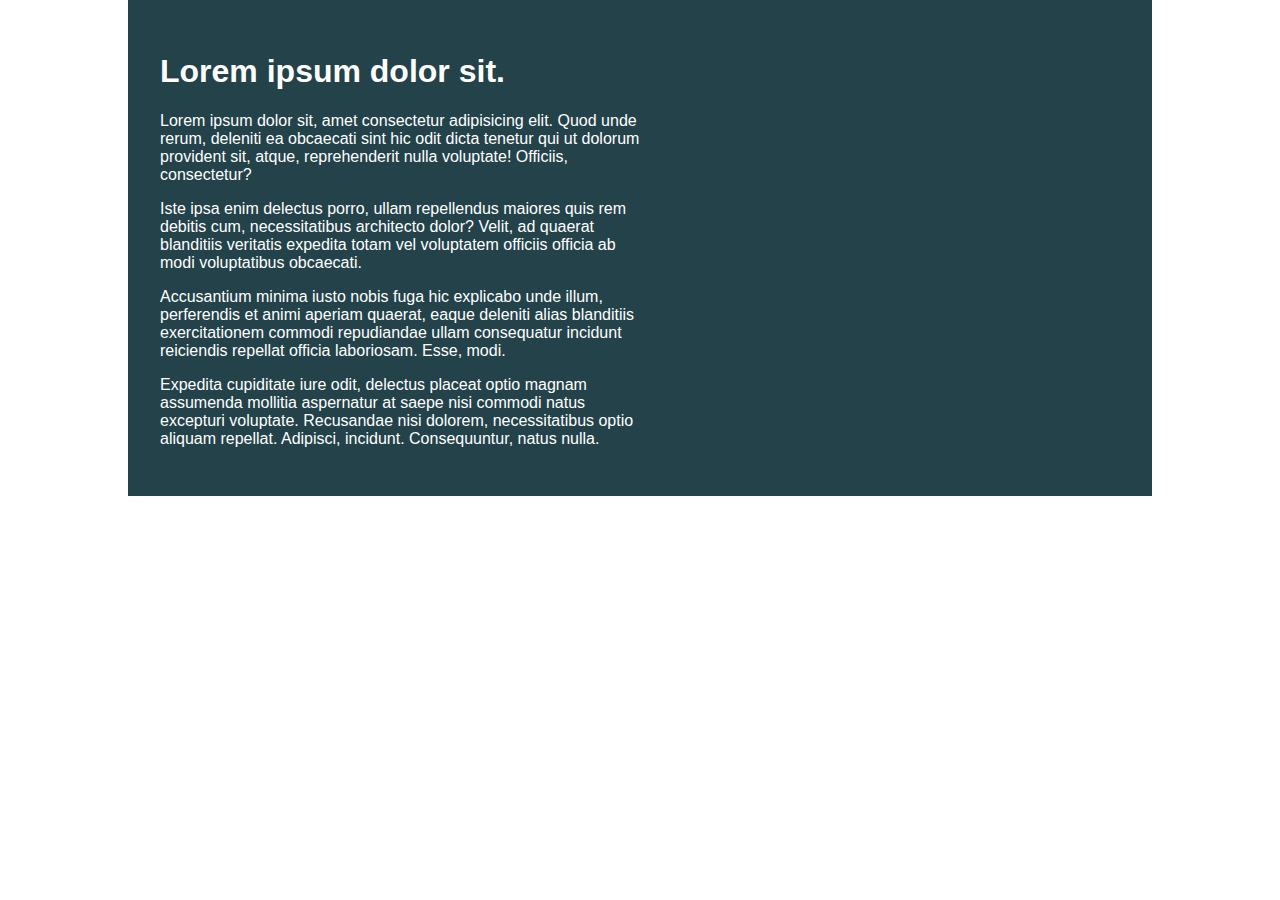
<file: 01/index.html>
<!DOCTYPE html>
<html lang="en">

<head>
    <meta charset="UTF-8">
    <meta name="viewport" content="width=device-width, initial-scale=1.0">
    <title>Day 01</title>

    <link rel="stylesheet" href="style.css">
</head>

<body>
    <div class="container">
        <div class="intro-content">
            <h1>Lorem ipsum dolor sit.</h1>
            <p>Lorem ipsum dolor sit, amet consectetur adipisicing elit. Quod unde rerum, deleniti ea obcaecati sint hic
                odit dicta tenetur qui ut dolorum provident sit, atque, reprehenderit nulla voluptate! Officiis,
                consectetur?</p>
            <p>Iste ipsa enim delectus porro, ullam repellendus maiores quis rem debitis cum, necessitatibus architecto
                dolor? Velit, ad quaerat blanditiis veritatis expedita totam vel voluptatem officiis officia ab modi
                voluptatibus obcaecati.</p>
            <p>Accusantium minima iusto nobis fuga hic explicabo unde illum, perferendis et animi aperiam quaerat, eaque
                deleniti alias blanditiis exercitationem commodi repudiandae ullam consequatur incidunt reiciendis
                repellat officia laboriosam. Esse, modi.</p>
            <p>Expedita cupiditate iure odit, delectus placeat optio magnam assumenda mollitia aspernatur at saepe nisi
                commodi natus excepturi voluptate. Recusandae nisi dolorem, necessitatibus optio aliquam repellat.
                Adipisci, incidunt. Consequuntur, natus nulla.</p>
        </div>
    </div>
</body>

</html>
</file>
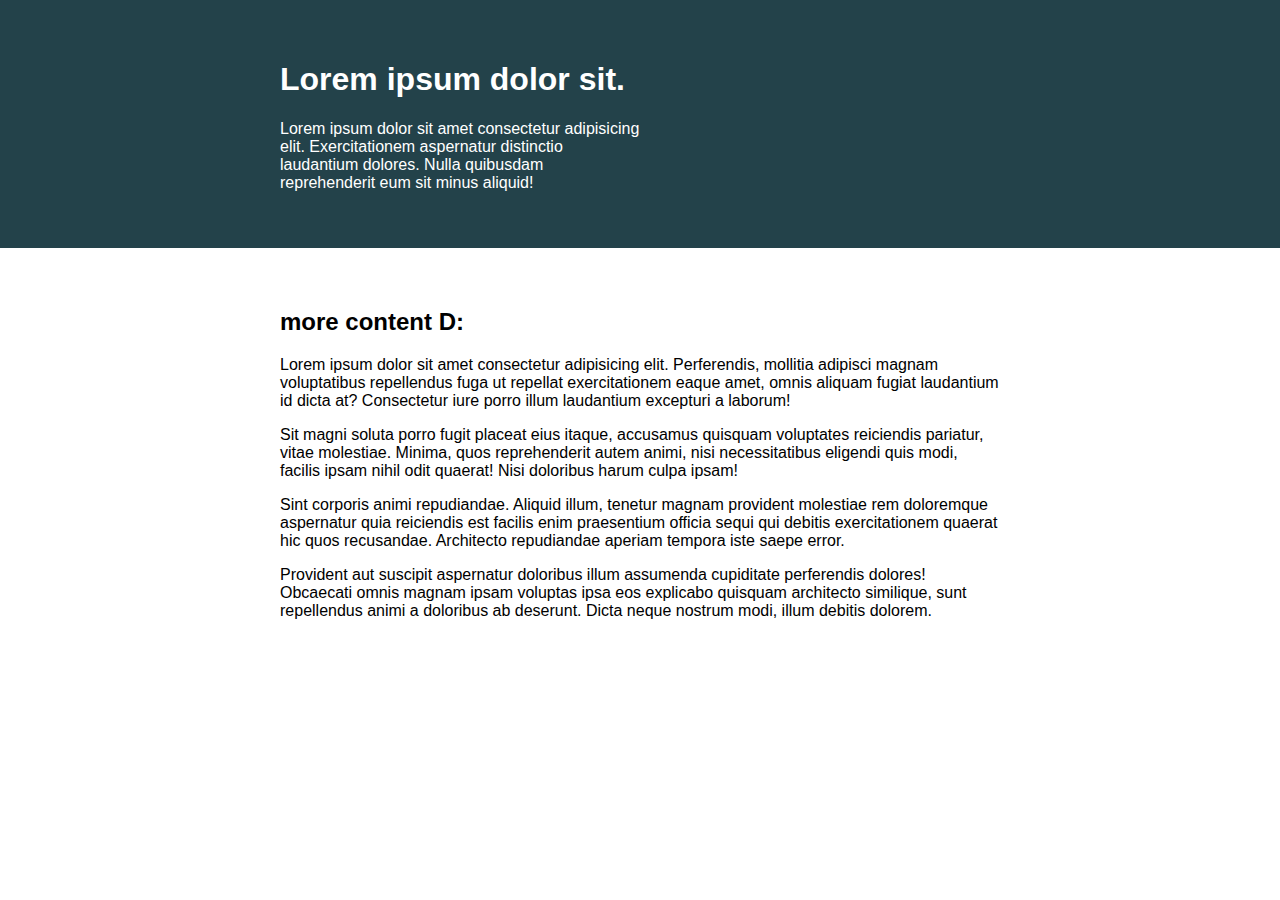
<file: 02/index.html>
<!DOCTYPE html>
<html lang="en">
<head> 
    <meta charset="UTF-8">
    <meta name="viewport" content="width=device-width, initial-scale=1.0">
    <title>Day 01</title>
 
    <link rel="stylesheet" href="style.css">
</head>
<body>
    
    <section class="header">

      <div class="container">
          <div class="intro-content">
              <h1>Lorem ipsum dolor sit.</h1>
              <p>Lorem ipsum dolor sit amet consectetur adipisicing elit. Exercitationem aspernatur distinctio laudantium dolores. Nulla quibusdam reprehenderit eum sit minus aliquid!</p>
          </div>
      </div>

    </section>

    <div class="container">
      <h2>more content D:</h2>
      <p>Lorem ipsum dolor sit amet consectetur adipisicing elit. Perferendis, mollitia adipisci magnam voluptatibus repellendus fuga ut repellat exercitationem eaque amet, omnis aliquam fugiat laudantium id dicta at? Consectetur iure porro illum laudantium excepturi a laborum!</p>
      <p>Sit magni soluta porro fugit placeat eius itaque, accusamus quisquam voluptates reiciendis pariatur, vitae molestiae. Minima, quos reprehenderit autem animi, nisi necessitatibus eligendi quis modi, facilis ipsam nihil odit quaerat! Nisi doloribus harum culpa ipsam!</p>
      <p>Sint corporis animi repudiandae. Aliquid illum, tenetur magnam provident molestiae rem doloremque aspernatur quia reiciendis est facilis enim praesentium officia sequi qui debitis exercitationem quaerat hic quos recusandae. Architecto repudiandae aperiam tempora iste saepe error.</p>
      <p>Provident aut suscipit aspernatur doloribus illum assumenda cupiditate perferendis dolores! Obcaecati omnis magnam ipsam voluptas ipsa eos explicabo quisquam architecto similique, sunt repellendus animi a doloribus ab deserunt. Dicta neque nostrum modi, illum debitis dolorem.</p>
    </div>


</body>
</html>
</file>
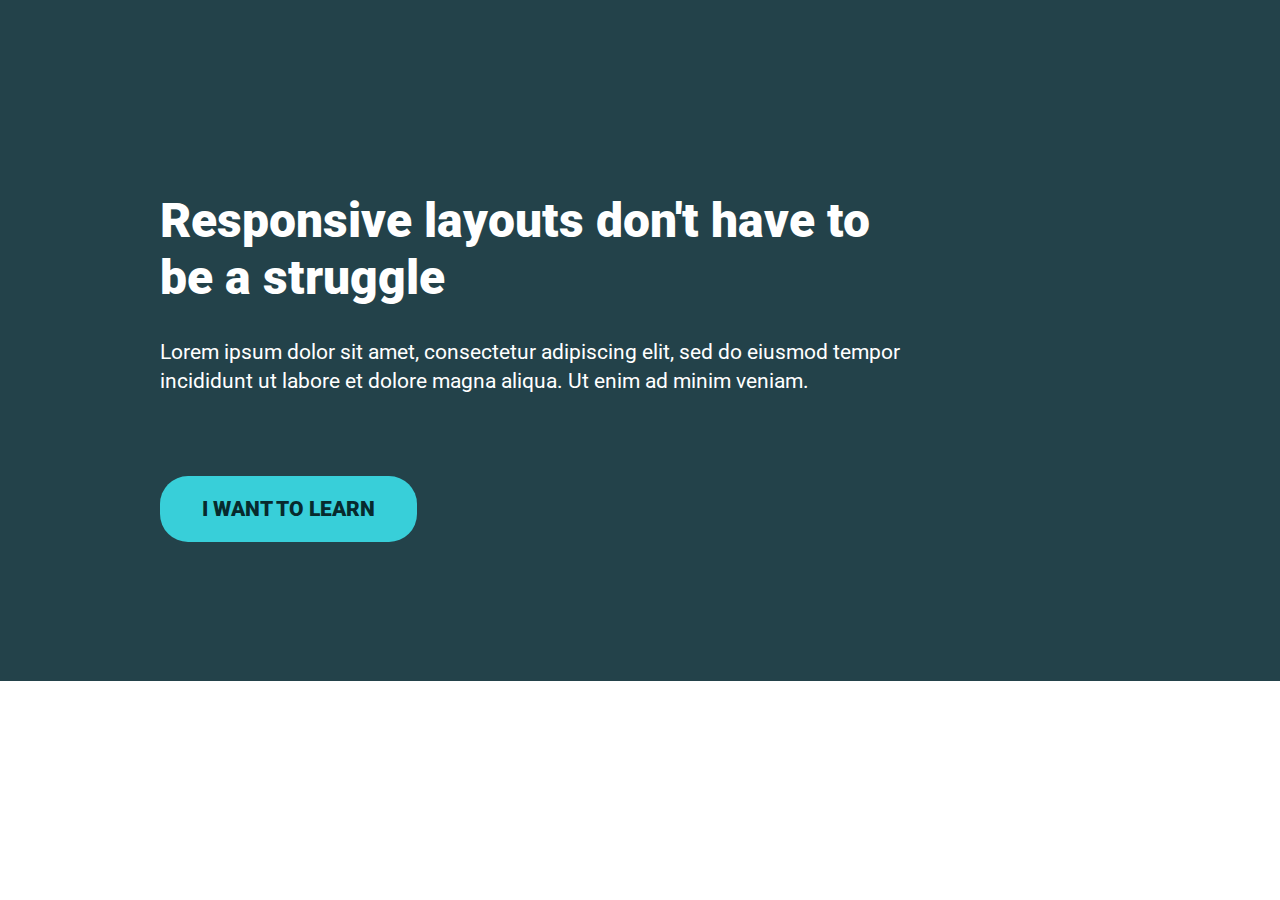
<file: 03/index.html>
<!DOCTYPE html>
<html lang="en">
  <head>
    <title>Challenge 3</title>
    <meta charset="UTF-8">
    <meta name="viewport" content="width=device-width, initial-scale=1">
    <link href="style.css" rel="stylesheet">
  </head>
  <body>
    <section class="header">
      <div class="container">
        <h1>Responsive layouts don't have to be a struggle</h1>

        <p>Lorem ipsum dolor sit amet, consectetur adipiscing elit, sed do eiusmod tempor incididunt ut labore et dolore magna aliqua. Ut enim ad minim veniam.</p>

        <a href="#" class="btn">I want to learn</a>
      </div>
    </section>
  
      
  </body>
</html>
</file>
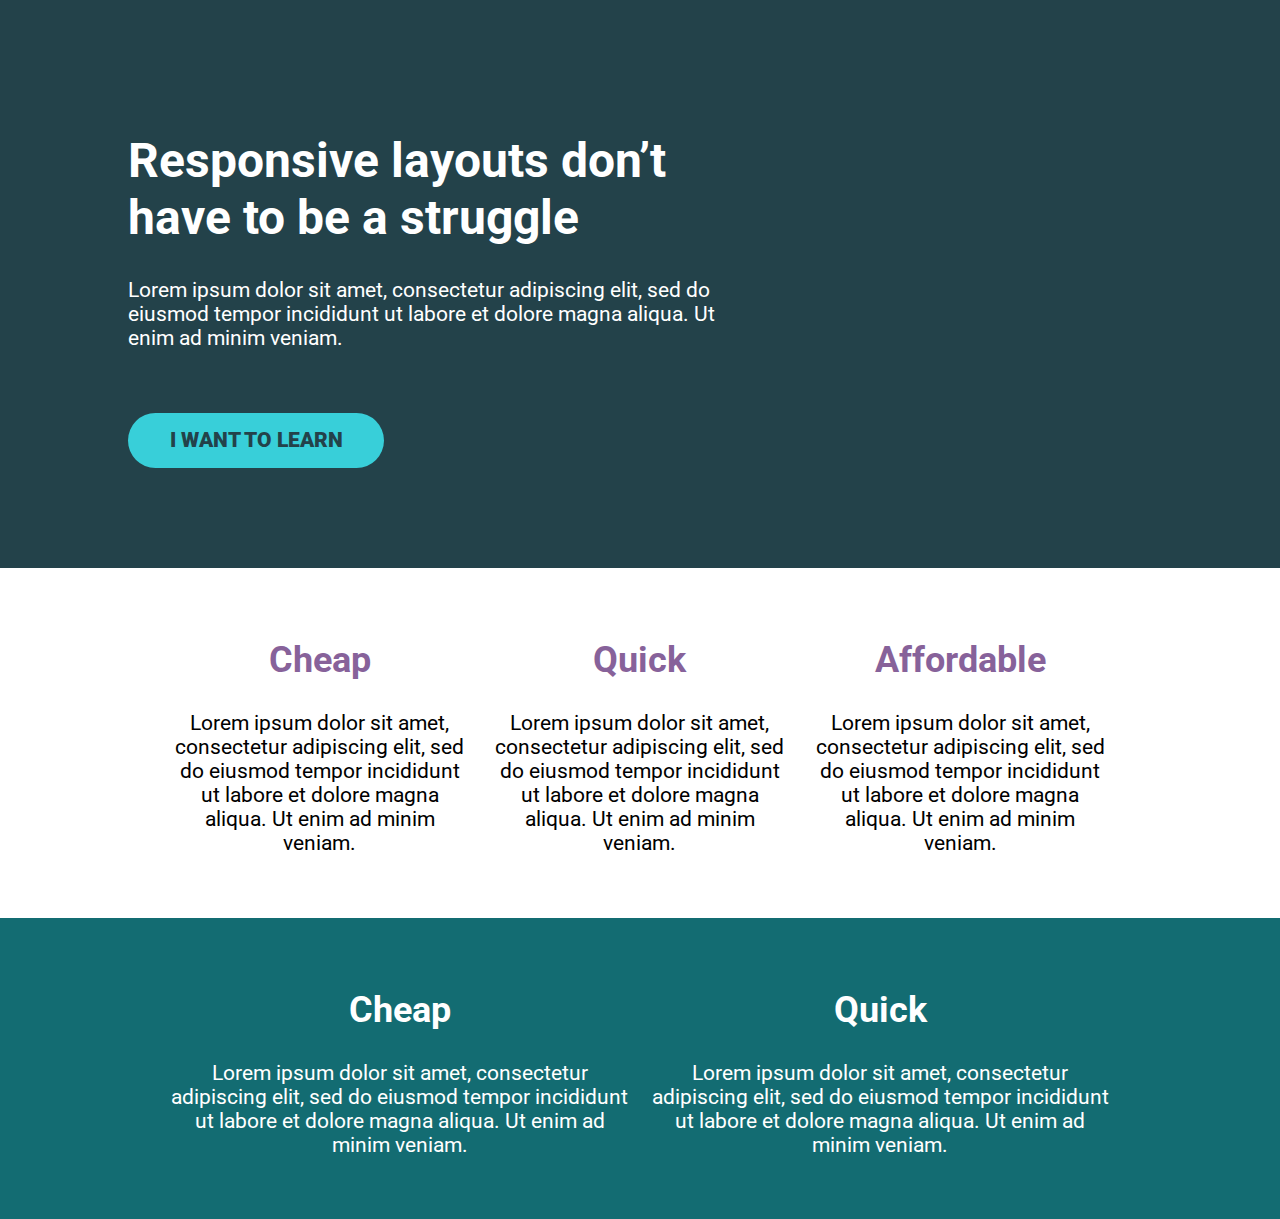
<file: flexbox_01/index.html>
<!DOCTYPE html>
<html lang="en">
<head>
    <meta charset="UTF-8">
    <meta name="viewport" content="width=device-width, initial-scale=1.0">
    <title>Challenge time!</title>
    <link href="https://fonts.googleapis.com/css2?family=Roboto:wght@400;900&display=swap" rel="stylesheet"> 
    <link rel="stylesheet" href="style.css">
</head>
<body>
    <div class="hero">
        <div class="container">
            <div class="hero__text">
                <h1>Responsive layouts don’t have to be a struggle</h1>
                <p>Lorem ipsum dolor sit amet, consectetur adipiscing elit, sed do eiusmod tempor incididunt ut labore et dolore magna aliqua. Ut enim ad minim veniam.</p>
                <a href="#" class="btn">I want to learn</a>
            </div>
        </div>
    </div>
    <div class="container">
        <div class="row">
            <div class="col">
                <h2 class="h2--purple">Cheap</h2>
                <p>Lorem ipsum dolor sit amet, consectetur adipiscing elit, sed do eiusmod tempor incididunt ut labore et dolore magna aliqua. Ut enim ad minim veniam.</p>
            </div>
            <div class="col">
                <h2 class="h2--purple">Quick</h2>
                <p>Lorem ipsum dolor sit amet, consectetur adipiscing elit, sed do eiusmod tempor incididunt ut labore et dolore magna aliqua. Ut enim ad minim veniam.</p>
            </div>
            <div class="col">
                <h2 class="h2--purple">Affordable</h2>
                <p>Lorem ipsum dolor sit amet, consectetur adipiscing elit, sed do eiusmod tempor incididunt ut labore et dolore magna aliqua. Ut enim ad minim veniam.</p>
            </div>
        </div>
    </div>

    <section class="footer">
        <div class="container">
          <div class="row">
                <div class="col">
                <h2>Cheap</h2>
                <p>Lorem ipsum dolor sit amet, consectetur adipiscing elit, sed do eiusmod tempor incididunt ut labore et dolore magna aliqua. Ut enim ad minim veniam.</p>
            </div>
              <div class="col">
                <h2>Quick</h2>
                <p>Lorem ipsum dolor sit amet, consectetur adipiscing elit, sed do eiusmod tempor incididunt ut labore et dolore magna aliqua. Ut enim ad minim veniam.</p>
            </div>
          </div>
        </div>
    </section>


</body>
</html>
</file>
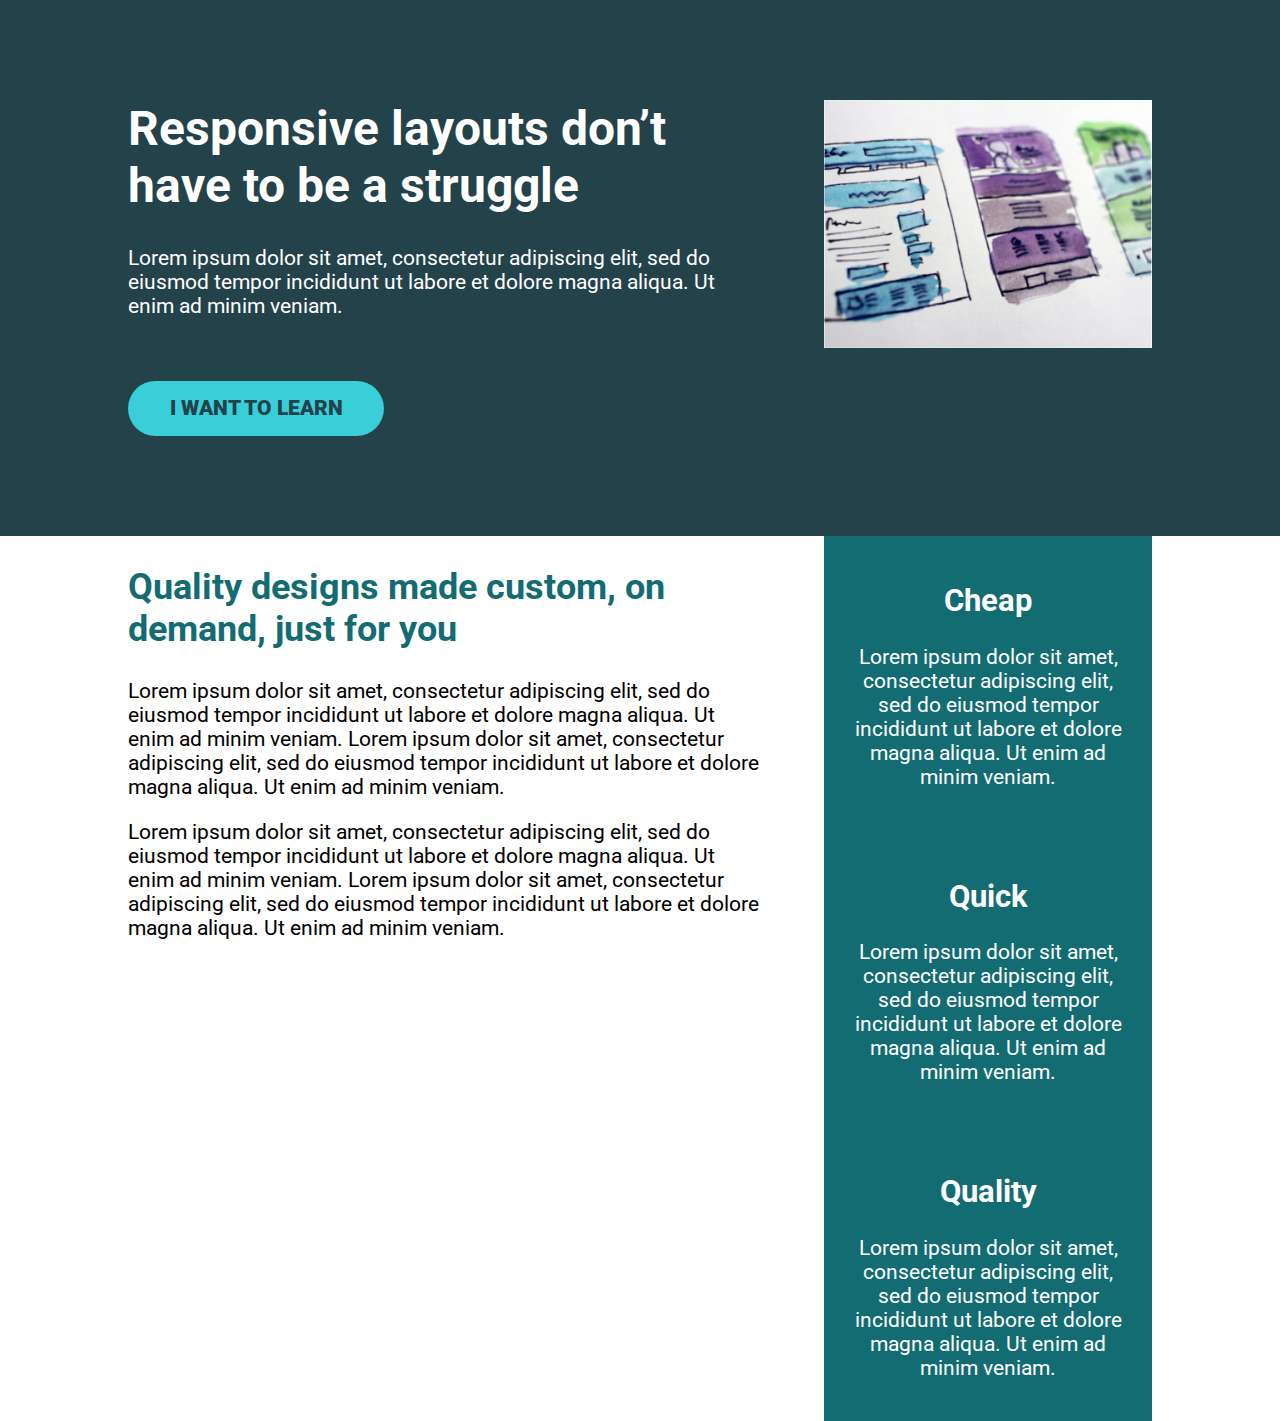
<file: flexbox_02/index.html>
<!DOCTYPE html>
<html lang="en">
<head>
    <meta charset="UTF-8">
    <meta name="viewport" content="width=device-width, initial-scale=1.0">
    <title>Conquering Rsponsive Layouts</title>
    <link href="https://fonts.googleapis.com/css2?family=Roboto:wght@400;900&display=swap" rel="stylesheet"> 
    <link rel="stylesheet" href="style.css">
</head>
<body>
    <div class="hero">
        <div class="container row">
            <div class="hero__text">
                <h1>Responsive layouts don’t have to be a struggle</h1>
                <p>Lorem ipsum dolor sit amet, consectetur adipiscing elit, sed do eiusmod tempor incididunt ut labore et dolore magna aliqua. Ut enim ad minim veniam.</p>
                <a href="#" class="btn">I want to learn</a>
            </div>
            <div class="hero__img">
              <img src="img/hero-img.jpg" alt="watercolor of website layouts">
            </div>
        </div>
    </div> 

    <main class="content">
      <div class="container row">
        <div class="content__text">
          <h2>Quality designs made custom, on demand, just for you</h2>
          <p>Lorem ipsum dolor sit amet, consectetur adipiscing elit, sed do eiusmod tempor incididunt ut labore et dolore magna aliqua. Ut enim ad minim veniam. Lorem ipsum dolor sit amet, consectetur adipiscing elit, sed do eiusmod tempor incididunt ut labore et dolore magna aliqua. Ut enim ad minim veniam.</p>
          <p>Lorem ipsum dolor sit amet, consectetur adipiscing elit, sed do eiusmod tempor incididunt ut labore et dolore magna aliqua. Ut enim ad minim veniam. Lorem ipsum dolor sit amet, consectetur adipiscing elit, sed do eiusmod tempor incididunt ut labore et dolore magna aliqua. Ut enim ad minim veniam.</p>
        </div>

        <div class="content__sidebar">
          <div class="content__sidebar__card">
            <h2>Cheap</h2>
            <p>Lorem ipsum dolor sit amet, consectetur adipiscing elit, sed do eiusmod tempor incididunt ut labore et dolore magna aliqua. Ut enim ad minim veniam.</p>
          </div>

          <div class="content__sidebar__card">
            <h2>Quick</h2>
            <p>Lorem ipsum dolor sit amet, consectetur adipiscing elit, sed do eiusmod tempor incididunt ut labore et dolore magna aliqua. Ut enim ad minim veniam.</p>
          </div>

          <div class="content__sidebar__card">
            <h2>Quality</h2>
            <p>Lorem ipsum dolor sit amet, consectetur adipiscing elit, sed do eiusmod tempor incididunt ut labore et dolore magna aliqua. Ut enim ad minim veniam.</p>
          </div>
        </div>
      </div>
    </section>

    

</body>
</html>
</file>
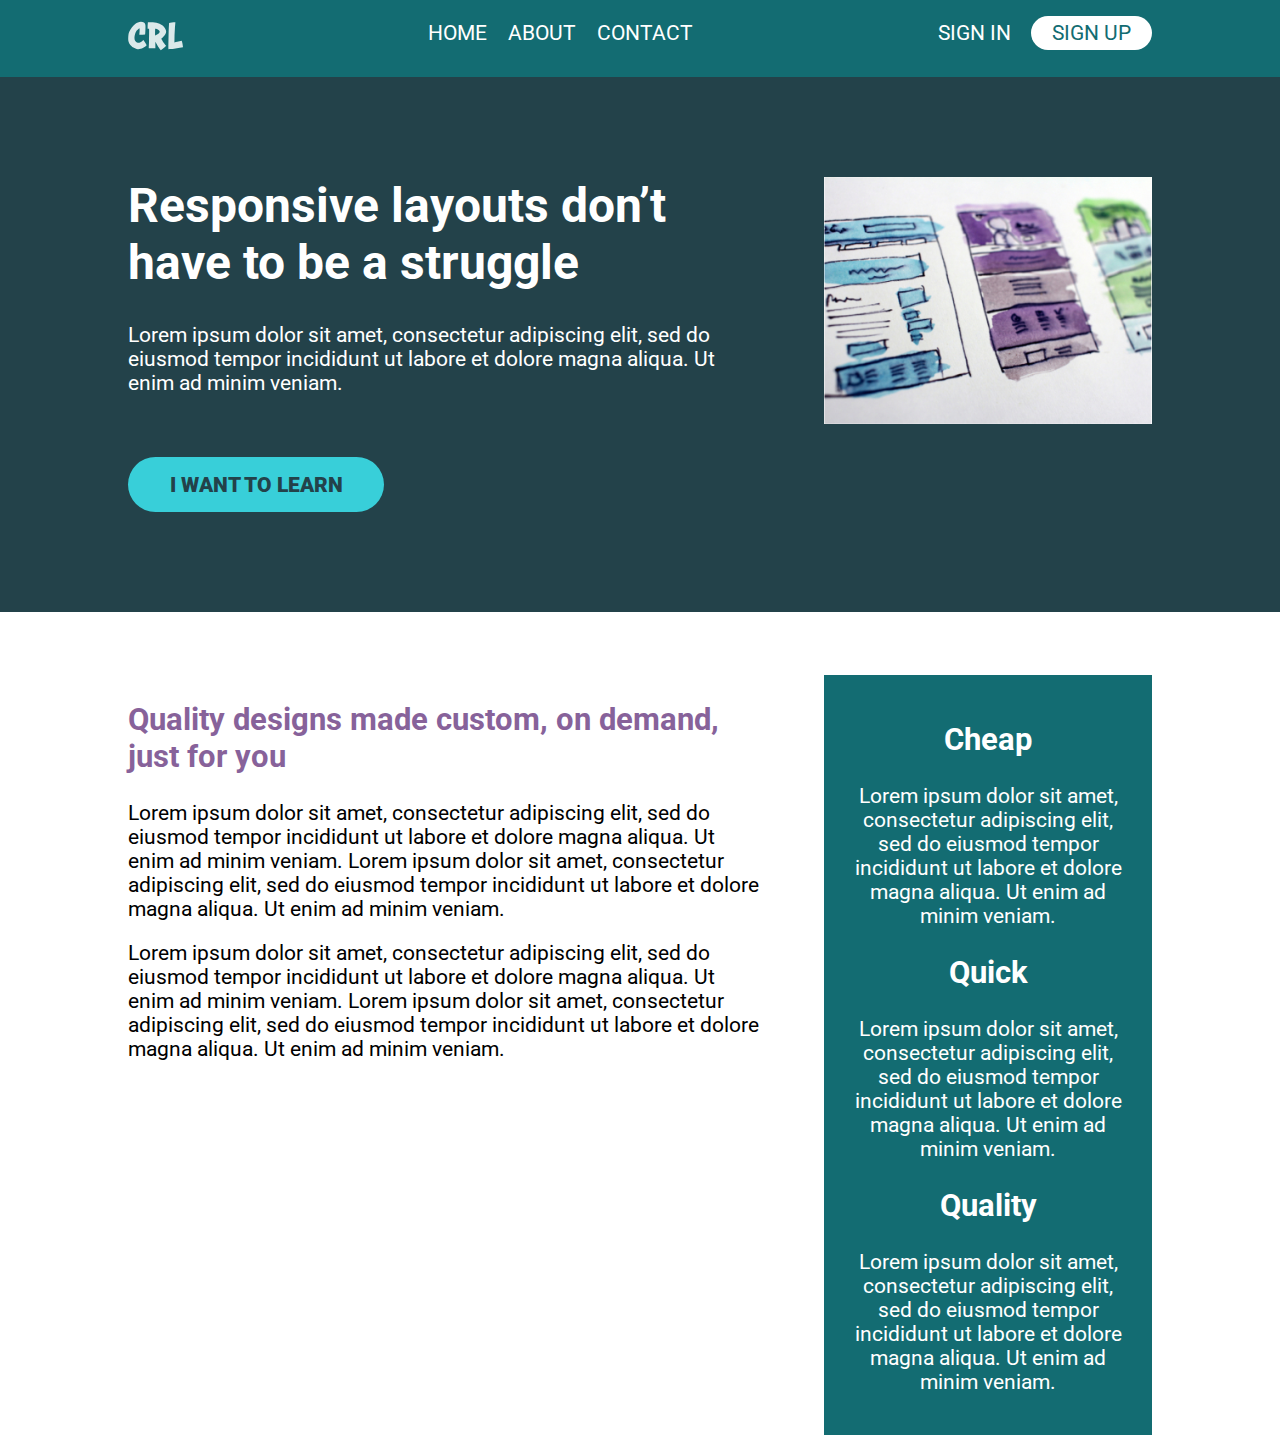
<file: flexbox_03/index.html>
<!DOCTYPE html>
<html lang="en">
<head>
    <meta charset="UTF-8">
    <meta name="viewport" content="width=device-width, initial-scale=1.0">
    <title>Conquering Responsive Layouts</title>
    <link href="https://fonts.googleapis.com/css2?family=Roboto:wght@400;900&display=swap" rel="stylesheet"> 
    <link rel="stylesheet" href="style.css">
</head>
<body>
    <header>
      <div class="container row">
        <a href="#">
          <img src="img/logo.svg" alt="Conquering Responsive Layouts">
        </a>
        <nav class="nav">
            <ul class="nav__list nav__list--primary">
                <li class="nav__item"><a href="#" class="nav__link">Home</a></li>
                <li class="nav__item"><a href="#" class="nav__link">About</a></li>
                <li class="nav__item"><a href="#" class="nav__link">Contact</a></li>
            </ul>
            <ul class="nav__list" nav__list--secondary>
                <li class="nav__item"><a href="#" class="nav__link">Sign In</a></li>
                <li class="nav__item"><a href="#" class="nav__link nav__link--button">Sign up</a></li>
            </ul>
        </nav>
      </div>
    </header>

    <section class="hero">
        <div class="container row">
            <div class="hero__text">
                <h1>Responsive layouts don’t have to be a struggle</h1>
                <p>Lorem ipsum dolor sit amet, consectetur adipiscing elit, sed do eiusmod tempor incididunt ut labore et dolore magna aliqua. Ut enim ad minim veniam.</p>
                <a href="#" class="btn">I want to learn</a>
            </div>
            <img src="img/hero-img.jpg" alt="UX design sketches" class="hero__img">
        </div>
    </section> 

    <main class="main container row">
            <section class="primary-content">
                <h2 class="section-title">Quality designs made custom, on demand, just for you</h2>
                <p>Lorem ipsum dolor sit amet, consectetur adipiscing elit, sed do eiusmod tempor incididunt ut labore et dolore magna aliqua. Ut enim ad minim veniam. Lorem ipsum dolor sit amet, consectetur adipiscing elit, sed do eiusmod tempor incididunt ut labore et dolore magna aliqua. Ut enim ad minim veniam.</p>
                <p>Lorem ipsum dolor sit amet, consectetur adipiscing elit, sed do eiusmod tempor incididunt ut labore et dolore magna aliqua. Ut enim ad minim veniam. Lorem ipsum dolor sit amet, consectetur adipiscing elit, sed do eiusmod tempor incididunt ut labore et dolore magna aliqua. Ut enim ad minim veniam.</p>
            </section>
            <aside class="sidebar">
                <h2 class="sidebar-title">Cheap</h2>
                <p>Lorem ipsum dolor sit amet, consectetur adipiscing elit, sed do eiusmod tempor incididunt ut labore et dolore magna aliqua. Ut enim ad minim veniam.</p>

                <h2 class="sidebar-title">Quick</h2>
                <p>Lorem ipsum dolor sit amet, consectetur adipiscing elit, sed do eiusmod tempor incididunt ut labore et dolore magna aliqua. Ut enim ad minim veniam.</p>

                <h2 class="sidebar-title">Quality</h2>
                <p>Lorem ipsum dolor sit amet, consectetur adipiscing elit, sed do eiusmod tempor incididunt ut labore et dolore magna aliqua. Ut enim ad minim veniam.</p>
            </aside>
    </main>

    

</body>
</html>
</file>
<file: 01/style.css>
/* INSTRUCTIONS
 *
 * 1) Limit the total width of
 *    the .intro-conent to about half
 *    of it's parent
 *
 * 2) Stop the text from overflowing
 *    out the bottom at small screen
 *    widths
 *
 * You may modify the HTML if needed
 *
 */

* {
  box-sizing: border-box;
}

body {
  margin: 0;
  font-family: sans-serif;
}

.container {
  background: #23424a;
  color: white;

  width: 80%;
  margin: 0 auto;

  padding: 2em;
}

.intro-content{
  width: 50%;
}
</file>
<file: 02/style.css>
/* INSTRUCTIONS
 *
 * 1) Keep the text inside .intro-content
 *    in the same place, but have the background
 *    extend from one side of the viewport
 *    to the other, no matter how wide or narrow
 *    the browser is.
 *
 * 2) Limit the maximum width of the text in the
 *    bottom area.
 *
 * You may modify the HTML if needed
 * (you probably should for this challenge)
 *
 */

* {
  box-sizing: border-box;
}

.header{
  background: #23424a;
}

body {
  margin: 0;
  font-family: sans-serif;
}

.container {
  width: 100%;
  margin: 0 auto;
  padding: 2.5em;
  max-width: 800px;
}

.intro-content {
  width: 50%;
  color: white;
}
</file>
<file: 03/style.css>
@import url('https://fonts.googleapis.com/css2?family=Roboto:wght@400;900&display=swap');
* {
}

body{
  margin: 0;
  padding: 0;
  font-family: Roboto, sans-serif;
  font-size: 1.3rem;
  color: #fff;
}

.header{
  width: 100%;
  padding: 10rem;
  background-color: #23424A
}

.container{
  width: 60%;
  max-width: 1100px;
}

p{
  margin-bottom: 100px;
  line-height: 1.4em;
}

h1{
  font-size: 3rem;
  font-weight: 900;
}

.btn{
  font-weight: 900;
  text-transform: uppercase;
  text-align: center;
  text-decoration: none;
  color: #072A2D;
  border-radius: 28px;
  background-color: #38CFD9;
  padding: 1em 2em;
  font-size: 21px;
}
</file>
<file: flexbox_01/style.css>
/* 
////// For this challenge ///////

- You will have to modify the HTML

- You can add new classes in the HTML
  if you need to

// Requirements
1. The headings in the first row must be
   a different color
2. The two .col at the bottom must go next
   to one another
3. The section at the bottom should have
   a dark background color and a different
   color of text
4. I've removed the "gap" that I created,
   so you'll have to add it back in

   */

*, *::before, *::after {
    box-sizing: border-box;
}

body {
    margin: 0;
    font-family: 'Roboto', sans-serif;
    font-size: 1.3rem;
}

h1 {
    font-size: 3rem;
}

h2 {
    font-size: 2.25rem;
}

.h2--purple{
    color: #87629A
}

.container {
    width: 80%;
    max-width: 1100px;
    margin: 0 auto;
}

.hero {
    padding: 100px 0;
    background-color: #23424A;
    color: #FFF;
}

.footer {
  background-color: #136C72;
}

.hero__text {
    width: 60%;
}

.hero p {
    margin-bottom: 3em;
}

.btn {
    display: inline-block;
    text-decoration: none;
    text-transform: uppercase; 
    color: #23424A;
    font-weight: 900;
    background-color: #38CFD9;
    padding: .75em 2em;
    border-radius: 100px;
}

.btn:hover,
.btn:focus {
    opacity: .75; 
}
.row {
    /* display: flex => flex container */
    display: flex;
    gap: 20px;
    padding: 2em;
}


.col {
    width: 100%;
    text-align: center;
}

.footer{
  color: #fff;
}
</file>
<file: flexbox_02/style.css>
/* 
////// For this challenge ///////

- All text is in the text.md file

// Requirements
1. Refer to the design specs for the
   overall layout 
2. The image should line up with
   the sidebar in the section
   below

*/

*, *::before, *::after {
    box-sizing: border-box;
}

body {
    margin: 0;
    font-family: 'Roboto', sans-serif;
    font-size: 1.3rem;
}

img {
    max-width: 100%;
}

h1 {
    font-size: 3rem;
    margin-top: 0;
}

.container {
    width: 80%;
    max-width: 1100px;
    margin: 0 auto;
}

.row {
    /* display: flex => flex container */
    display: flex;
    justify-content: space-between;
    
    /* can't use yet */
    /* gap: 100px; */
}

.col {
    /* these are now flex items */
    width: 100%;
}

.col + .col {
    margin-left: 30px;
}

.hero {
    padding: 100px 0;
    background-color: #23424A;
    color: #FFF;
}

.hero__text { 
    width: 62%;
}

.hero__img {
    width: 32%;
    align-self: flex-start;
}

.hero p {
    margin-bottom: 3em;
}

.btn {
    display: inline-block;
    text-decoration: none;
    text-transform: uppercase; 
    color: #23424A;
    font-weight: 900;
    background-color: #38CFD9;
    padding: .75em 2em;
    border-radius: 100px;
}

.btn:hover,
.btn:focus {
    opacity: .75; 
}

.content__text { 
    width: 62%;
}

section{
  padding: 1.5em 0;
}

.content__text h2{
    color: #136C72;
    font-size: 36px;
}

.content__sidebar {
    width: 32%;
    display: flex;
    flex-direction: column;
    background-color: #136C72;
}

.content__sidebar__card {
    text-align: center;
    color: #fff;
    padding: 1em;
}
</file>
<file: flexbox_03/style.css>
/* 
////// For this challenge ///////

- All text is in the text.md file

// Requirements
   1. Get all the navigation items next to one another
   2. Add a space between all the items
*/

*, *::before, *::after {
    box-sizing: border-box;
}

body {
    margin: 0;
    font-family: 'Roboto', sans-serif;
    font-size: 1.3rem;
}

img {
    max-width: 100%;
}

h1 {
    font-size: 3rem;
    margin-top: 0;
}

.section-title {
    color: #87629A;
}

.btn {
    display: inline-block;
    text-decoration: none;
    text-transform: uppercase; 
    color: #23424A;
    font-weight: 900;
    background-color: #38CFD9;
    padding: .75em 2em;
    border-radius: 100px;
}

.btn:hover,
.btn:focus {
    opacity: .75; 
}

.container {
    width: 80%;
    max-width: 1100px;
    margin: 0 auto;
}

.row {
    display: flex;
    justify-content: space-between;
}

.col {
    /* these are now flex items */
    width: 100%;
}

.col + .col {
    margin-left: 30px;
}


header {
    background: #136c72;
    padding: 1em 0;
}

.nav{
    display: flex;
    justify-content: space-between;
    flex-grow: 1;
}

.nav__list {
    margin: 0;
    list-style: none;
    display: flex;
}

.nav__list--primary {
    margin: 0 auto;
}

.nav__item + .nav__item {
    margin-left: 1em;
}

.nav__link {
    color: #fff;
    text-decoration: none;
    text-transform: uppercase;;
}

.nav__link--button {
    background: #fff;
    color: #136c72;
    padding: .25em 1em;
    border-radius: 10em;
}

.nav__link:hover {
    opacity: .75;
}


.hero {
    padding: 100px 0;
    background-color: #23424A;
    color: #FFF;
}

.hero__text { 
    width: 62%;
}

.hero__img {
    width: 32%;
    align-self: flex-start;
}

.hero p {
    margin-bottom: 3em;
}

.main {
    margin-top: 3em;
}

.primary-content {
    width: 62%;
}

.sidebar {
    width: 32%;
    padding: 1em;
    text-align: center;
    color: #fff;
    background-color: #136c72;
}
</file>
